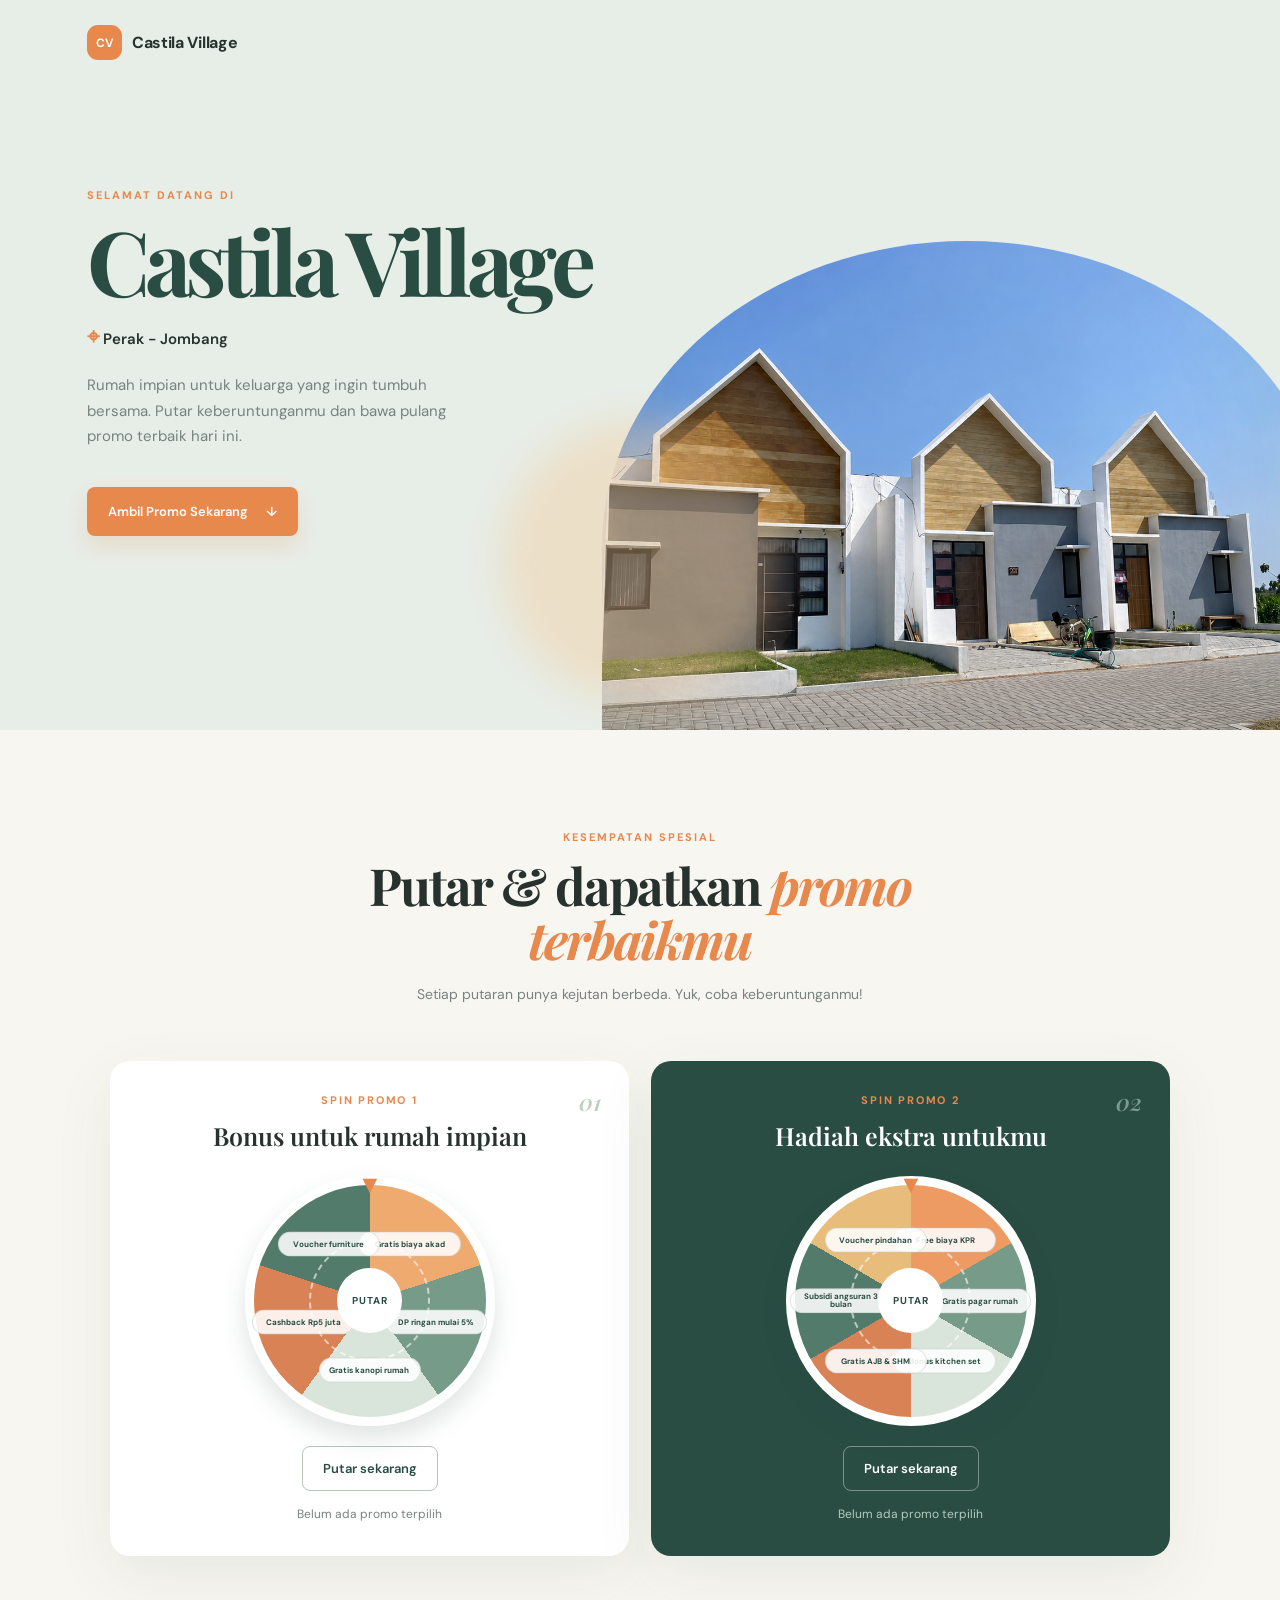
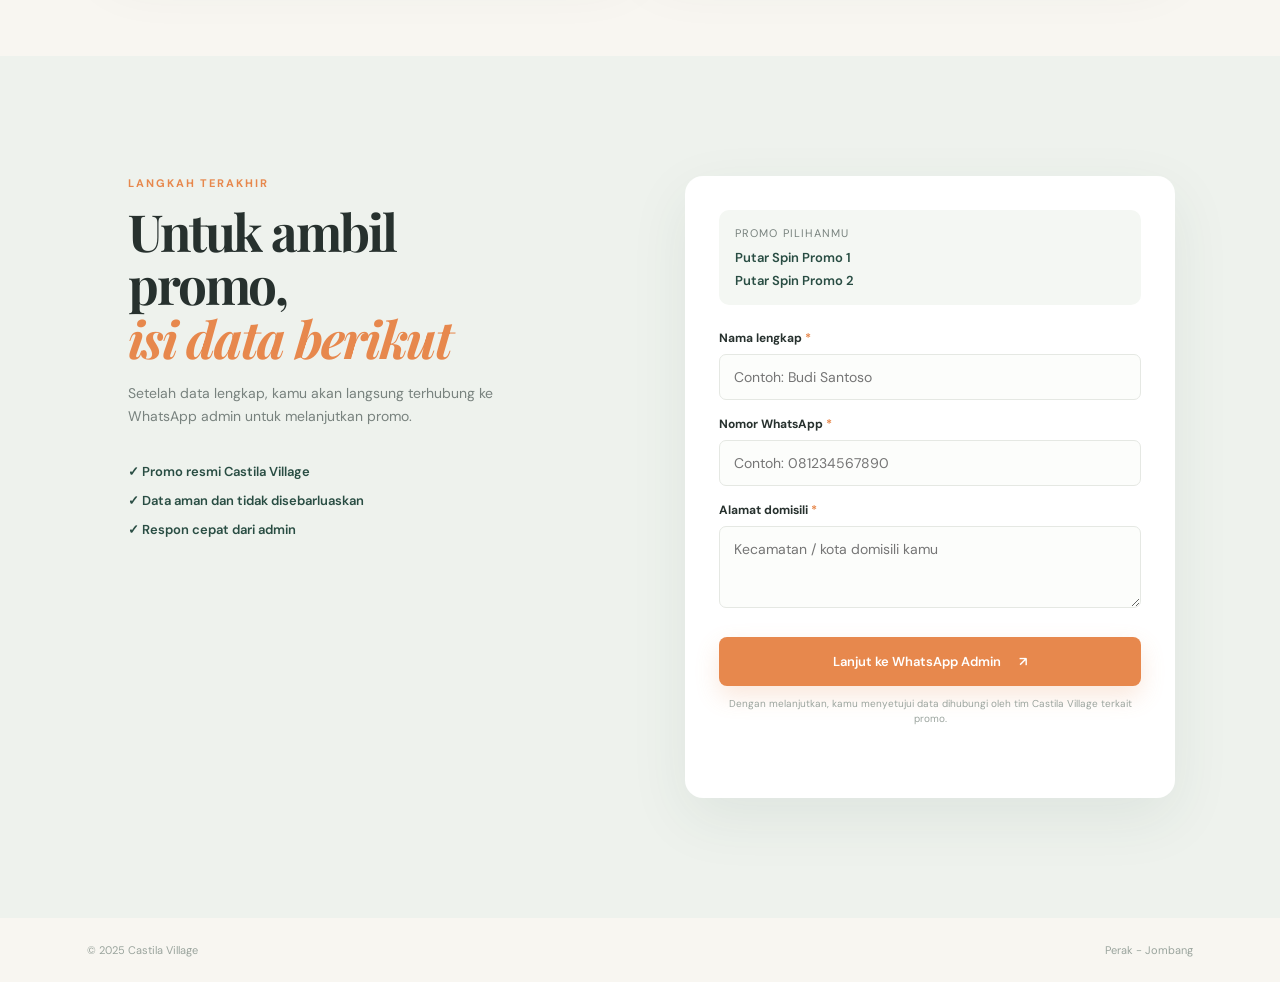
<file: index.html>
<!doctype html>
<html lang="id">
<head>
  <meta charset="UTF-8">
  <meta name="viewport" content="width=device-width, initial-scale=1.0">
  <meta name="description" content="Dapatkan promo spesial Castila Village Perak - Jombang.">
  <title>Castila Village | Promo Spesial</title>
  <script>
    !function(f,b,e,v,n,t,s)
    {if(f.fbq)return;n=f.fbq=function(){n.callMethod?
    n.callMethod.apply(n,arguments):n.queue.push(arguments)};
    if(!f._fbq)f._fbq=n;n.push=n;n.loaded=!0;n.version='2.0';
    n.queue=[];t=b.createElement(e);t.async=!0;t.src=v;
    s=b.getElementsByTagName(e)[0];s.parentNode.insertBefore(t,s)}
    (window,document,'script','https://connect.facebook.net/en_US/fbevents.js');
    fbq('init', '2053953858590649');
    fbq('track', 'PageView');
  </script>
  <noscript>
    <img height="1" width="1" style="display:none"
      src="https://www.facebook.com/tr?id=2053953858590649&ev=PageView&noscript=1"
      alt="">
  </noscript>
  <link rel="stylesheet" href="styles.css">
</head>
<body>
  <main>
    <section class="hero" id="greeting">
      <nav class="topbar">
        <a class="brand" href="#greeting"><span class="brand-mark">CV</span><span id="brandName">Castila Village</span></a>
      </nav>
      <div class="hero-content">
        <p class="eyebrow">Selamat datang di</p>
        <h1 id="heroName">Castila Village</h1>
        <p class="location"><span class="pin">⌖</span> <span id="heroLocation">Perak - Jombang</span></p>
        <p class="hero-copy">Rumah impian untuk keluarga yang ingin tumbuh bersama. Putar keberuntunganmu dan bawa pulang promo terbaik hari ini.</p>
        <a class="primary-button" href="#promo">Ambil Promo Sekarang <span>↓</span></a>
      </div>
      <div class="hero-image" id="heroImage" role="img" aria-label="Gambar rumah Castila Village" style="background-image:url('test.jpg');background-size:cover;background-position:center;background-repeat:no-repeat"></div>
      <div class="hero-glow"></div>
    </section>

    <section class="section promo-section" id="promo">
      <div class="section-heading">
        <p class="eyebrow">Kesempatan spesial</p>
        <h2>Putar & dapatkan <em>promo terbaikmu</em></h2>
        <p class="muted">Setiap putaran punya kejutan berbeda. Yuk, coba keberuntunganmu!</p>
      </div>
      <div class="spin-grid">
        <article class="spin-card" data-spin="1">
          <div class="card-number">01</div>
          <p class="card-kicker">Spin promo 1</p>
          <h3>Bonus untuk rumah impian</h3>
          <div class="wheel-wrap">
            <div class="wheel" id="wheel1"><div class="wheel-center">PUTAR</div></div>
            <span class="wheel-pointer">▼</span>
          </div>
          <button class="secondary-button spin-button" data-spin-button="1">Putar sekarang</button>
          <p class="result-text" id="result1">Belum ada promo terpilih</p>
        </article>
        <article class="spin-card accent-card" data-spin="2">
          <div class="card-number">02</div>
          <p class="card-kicker">Spin promo 2</p>
          <h3>Hadiah ekstra untukmu</h3>
          <div class="wheel-wrap">
            <div class="wheel" id="wheel2"><div class="wheel-center">PUTAR</div></div>
            <span class="wheel-pointer">▼</span>
          </div>
          <button class="secondary-button spin-button" data-spin-button="2">Putar sekarang</button>
          <p class="result-text" id="result2">Belum ada promo terpilih</p>
        </article>
      </div>
    </section>

    <section class="section form-section" id="ambil-promo">
      <div class="form-intro">
        <p class="eyebrow">Langkah terakhir</p>
        <h2>Untuk ambil promo,<br><em>isi data berikut</em></h2>
        <p class="muted">Setelah data lengkap, kamu akan langsung terhubung ke WhatsApp admin untuk melanjutkan promo.</p>
        <div class="trust-list">
          <span>✓ Promo resmi Castila Village</span>
          <span>✓ Data aman dan tidak disebarluaskan</span>
          <span>✓ Respon cepat dari admin</span>
        </div>
      </div>
      <form class="lead-form" id="leadForm">
        <div class="selected-promos">
          <span class="selected-label">Promo pilihanmu</span>
          <div><span id="selected1">Putar Spin Promo 1</span><span id="selected2">Putar Spin Promo 2</span></div>
        </div>
        <label for="name">Nama lengkap <span>*</span></label>
        <input id="name" name="name" type="text" placeholder="Contoh: Budi Santoso" required>
        <label for="phone">Nomor WhatsApp <span>*</span></label>
        <input id="phone" name="phone" type="tel" inputmode="numeric" placeholder="Contoh: 081234567890" required>
        <label for="address">Alamat domisili <span>*</span></label>
        <textarea id="address" name="address" rows="3" placeholder="Kecamatan / kota domisili kamu" required></textarea>
        <button class="primary-button full-width" type="submit">Lanjut ke WhatsApp Admin <span>↗</span></button>
        <p class="form-note">Dengan melanjutkan, kamu menyetujui data dihubungi oleh tim Castila Village terkait promo.</p>
        <p class="form-message" id="formMessage" role="alert"></p>
      </form>
    </section>
  </main>
  <footer><span>© 2025 Castila Village</span><span>Perak - Jombang</span></footer>
  <script type="module" src="app.js?v=20261001-3"></script>
</body>
</html>
</file>
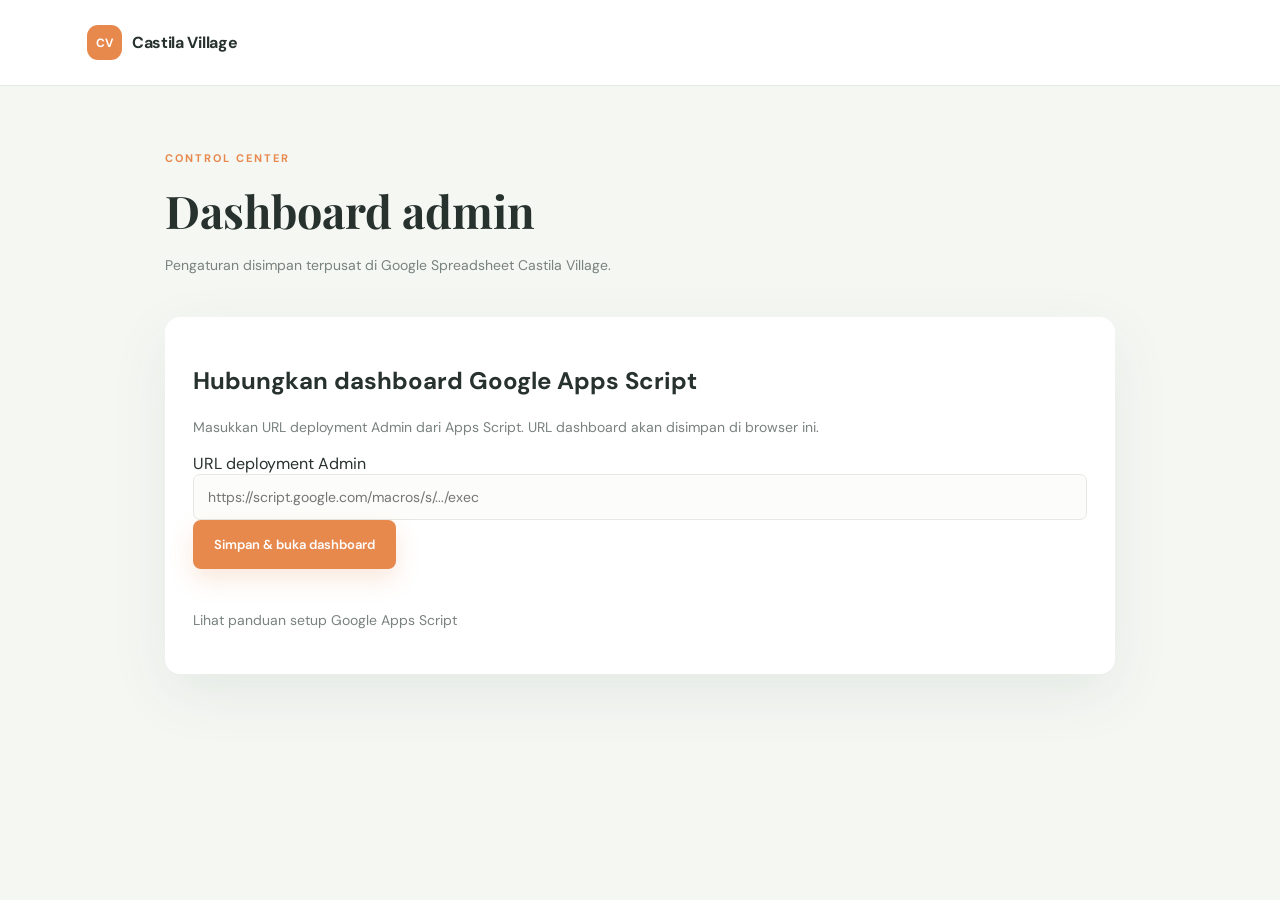
<file: admin.html>
<!doctype html>
<html lang="id">
<head>
  <meta charset="UTF-8">
  <meta name="viewport" content="width=device-width, initial-scale=1.0">
  <title>Admin | Castila Village</title>
  <link rel="stylesheet" href="styles.css">
</head>
<body class="admin-page">
  <header class="admin-header">
    <a class="brand" href="index.html"><span class="brand-mark">CV</span><span>Castila Village</span></a>
  </header>
  <main class="admin-main">
    <div class="admin-title">
      <p class="eyebrow">Control center</p>
      <h1>Dashboard admin</h1>
      <p class="muted">Pengaturan disimpan terpusat di Google Spreadsheet Castila Village.</p>
    </div>
    <section class="admin-panel">
      <h2>Hubungkan dashboard Google Apps Script</h2>
      <p class="muted">Masukkan URL deployment Admin dari Apps Script. URL dashboard akan disimpan di browser ini.</p>
      <form id="adminUrlForm">
        <label for="adminUrl">URL deployment Admin</label>
        <input id="adminUrl" type="url" autocomplete="url" placeholder="https://script.google.com/macros/s/.../exec" required>
        <button class="primary-button" type="submit">Simpan & buka dashboard</button>
        <p class="form-message" id="adminUrlMessage" role="alert"></p>
      </form>
      <p class="muted"><a href="SETUP-GOOGLE.md">Lihat panduan setup Google Apps Script</a></p>
    </section>
  </main>
  <script type="module" src="admin.js?v=20261001-3"></script>
</body>
</html>
</file>
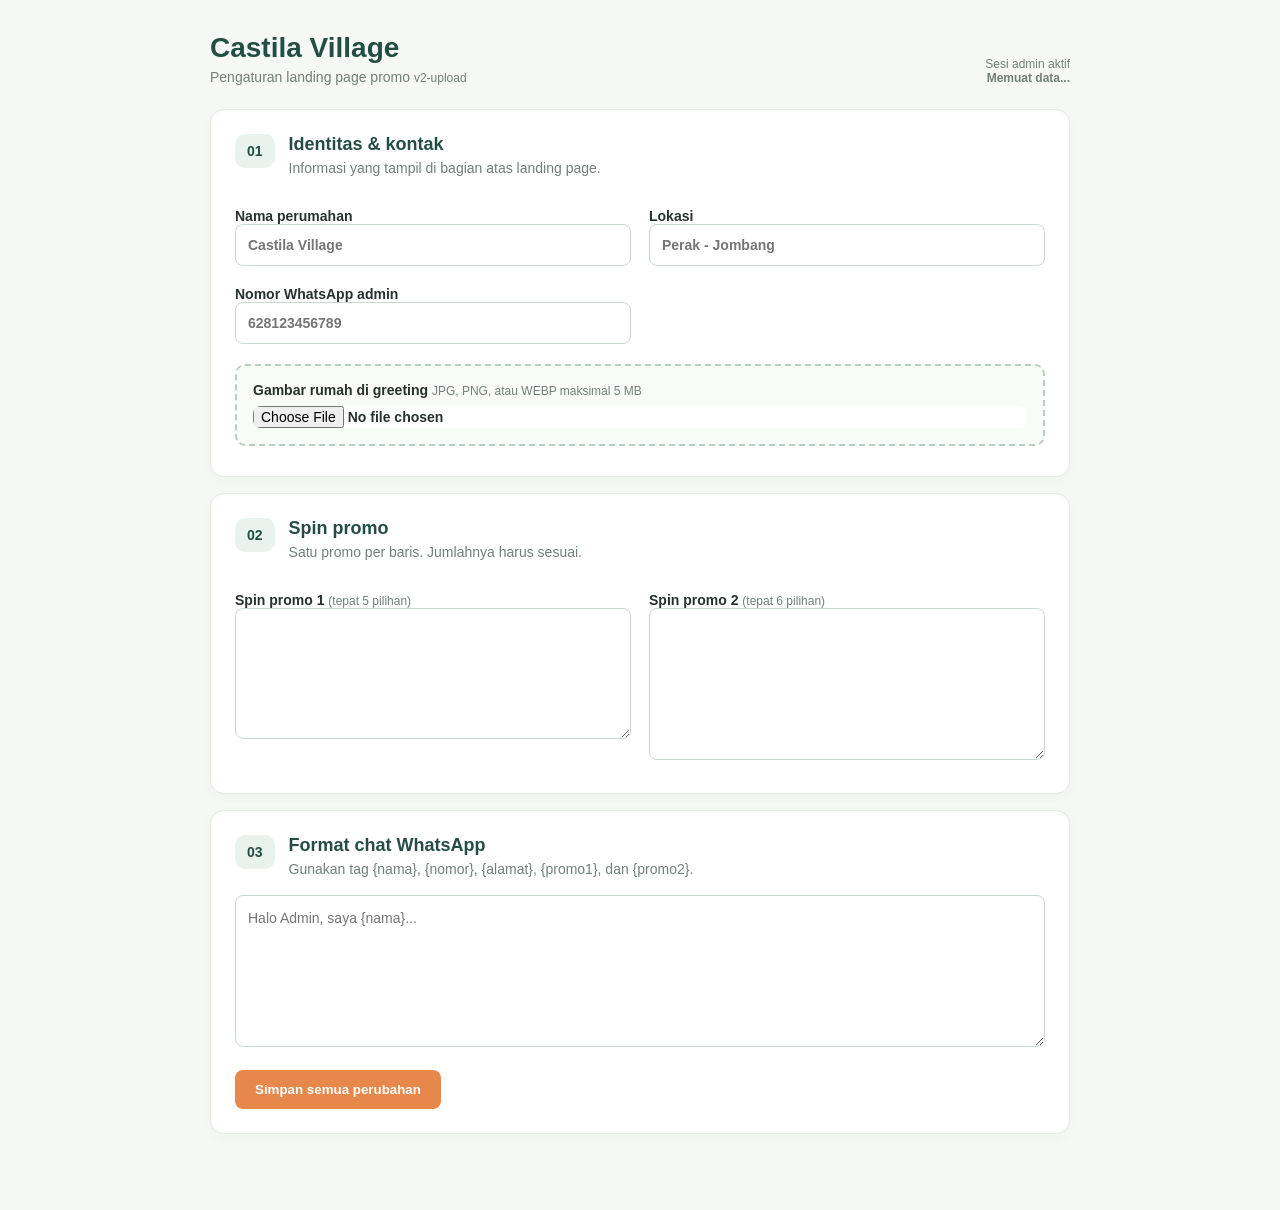
<file: AdminUI.html>
<!doctype html>
<html lang="id">
<head>
  <base target="_top">
  <meta charset="utf-8">
  <style>
    :root{--green:#244d43;--orange:#e6874b;--line:#e2e9e3;--muted:#718078;--bg:#f6f8f5}
    *{box-sizing:border-box}body{margin:0;background:var(--bg);font:14px Arial,sans-serif;color:#27312e}
    .wrap{max-width:900px;margin:0 auto;padding:32px 20px 60px}.top{display:flex;justify-content:space-between;align-items:end;margin-bottom:24px}
    h1{margin:0;color:var(--green);font-size:28px}h2{margin:0 0 5px;color:var(--green);font-size:18px}p{color:var(--muted);margin:5px 0 0}
    .account{font-size:12px;color:var(--muted);text-align:right}.card{background:#fff;border:1px solid var(--line);border-radius:14px;padding:24px;margin:16px 0;box-shadow:0 3px 12px #244d4308}
    .card-head{display:flex;gap:14px;align-items:flex-start;margin-bottom:18px}.number{background:#eaf2ed;color:var(--green);border-radius:10px;padding:9px 12px;font-weight:bold}
    .grid{display:grid;grid-template-columns:1fr 1fr;gap:0 18px}label{display:block;font-weight:bold;margin:14px 0 6px}
    input,textarea{width:100%;padding:12px;border:1px solid #ccd8ce;border-radius:8px;background:#fff;font:inherit}textarea{resize:vertical;min-height:130px;line-height:1.5}
    .upload{border:2px dashed #b9cec0;border-radius:10px;padding:16px;background:#f8fbf8}.upload input{border:0;padding:0;margin-top:8px}.hint{font-size:12px;color:var(--muted);font-weight:normal}
    .preview{display:none;max-width:300px;max-height:180px;margin-top:12px;border-radius:9px;object-fit:cover}.actions{display:flex;align-items:center;gap:16px;margin-top:20px}
    button{padding:12px 20px;border:0;border-radius:8px;background:var(--orange);color:#fff;font-weight:bold;cursor:pointer}button:disabled{opacity:.6;cursor:wait}
    .message{min-height:20px;margin:0;color:#347357}.message.error{color:#b33b32}
    @media(max-width:650px){.wrap{padding:22px 14px 40px}.top{display:block}.account{text-align:left;margin-top:8px}.grid{display:block}.card{padding:18px}}
  </style>
</head>
<body>
  <main class="wrap">
  <header class="top"><div><h1>Castila Village</h1><p>Pengaturan landing page promo <span class="hint">v2-upload</span></p></div><div class="account">Sesi admin aktif<br><strong id="loading">Memuat data...</strong></div></header>
  <form id="form">
    <section class="card">
      <div class="card-head"><span class="number">01</span><div><h2>Identitas & kontak</h2><p>Informasi yang tampil di bagian atas landing page.</p></div></div>
      <div class="grid"><label>Nama perumahan<input id="name" required placeholder="Castila Village"></label><label>Lokasi<input id="location" required placeholder="Perak - Jombang"></label><label>Nomor WhatsApp admin<input id="phone" required placeholder="628123456789"></label></div>
      <label class="upload">Gambar rumah di greeting <span class="hint">JPG, PNG, atau WEBP maksimal 5 MB</span><input id="image" type="file" accept="image/jpeg,image/png,image/webp"><img id="preview" class="preview" alt="Preview gambar rumah"></label>
    </section>
    <section class="card">
      <div class="card-head"><span class="number">02</span><div><h2>Spin promo</h2><p>Satu promo per baris. Jumlahnya harus sesuai.</p></div></div>
      <div class="grid"><label>Spin promo 1 <span class="hint">(tepat 5 pilihan)</span><textarea id="promos1" rows="5" required></textarea></label><label>Spin promo 2 <span class="hint">(tepat 6 pilihan)</span><textarea id="promos2" rows="6" required></textarea></label></div>
    </section>
    <section class="card">
      <div class="card-head"><span class="number">03</span><div><h2>Format chat WhatsApp</h2><p>Gunakan tag {nama}, {nomor}, {alamat}, {promo1}, dan {promo2}.</p></div></div>
      <textarea id="chatTemplate" rows="6" required placeholder="Halo Admin, saya {nama}..."></textarea>
      <div class="actions"><button type="submit">Simpan semua perubahan</button><p class="message" id="message"></p></div>
    </section>
  </form>
  </main>
  <script>
    const $ = id => document.getElementById(id);
    function showMessage(text, error) {
      $('message').textContent = text;
      $('message').classList.toggle('error', Boolean(error));
    }
    function errorText(error) {
      return error && error.message ? error.message : String(error || 'Kesalahan tidak diketahui');
    }
    function fill(config) {
      $('name').value = config.name || '';
      $('location').value = config.location || '';
      $('phone').value = config.phone || '';
      if (config.image) { $('preview').src = config.image; $('preview').style.display = 'block'; }
      $('promos1').value = (config.promos1 || []).join('\n');
      $('promos2').value = (config.promos2 || []).join('\n');
      $('chatTemplate').value = config.chatTemplate || '';
      $('loading').textContent = 'Data siap diedit';
    }
    google.script.run
      .withSuccessHandler(fill)
      .withFailureHandler(error => { $('loading').textContent = 'Gagal memuat'; showMessage(`Gagal memuat: ${errorText(error)}`, true); })
      .readConfigForAdmin();
    $('form').addEventListener('submit', event => {
      event.preventDefault();
      const promos1 = $('promos1').value.split('\n').map(x => x.trim()).filter(Boolean);
      const promos2 = $('promos2').value.split('\n').map(x => x.trim()).filter(Boolean);
      if (promos1.length !== 5 || promos2.length !== 6) {
        showMessage('Jumlah promo harus tepat 5 dan 6 pilihan.', true);
        return;
      }
      const button = $('form').querySelector('button[type="submit"]');
      button.disabled = true;
      showMessage('Menyimpan...');
      const save = image => google.script.run
        .withSuccessHandler(() => {
          button.disabled = false;
          showMessage('Tersimpan ke Spreadsheet ✓');
          $('image').value = '';
        })
        .withFailureHandler(error => {
          button.disabled = false;
          showMessage(`Gagal menyimpan: ${errorText(error)}`, true);
        })
        .saveConfigForAdmin({
          name: $('name').value.trim(),
          location: $('location').value.trim(),
          phone: $('phone').value.trim(),
          promos1,
          promos2,
          chatTemplate: $('chatTemplate').value.trim(),
          image
        });
      const file = $('image').files[0];
      if (!file) { save($('preview').getAttribute('src') || ''); return; }
      if (!['image/jpeg', 'image/png', 'image/webp'].includes(file.type)) {
        button.disabled = false;
        showMessage('Format gambar harus JPG, PNG, atau WEBP.', true);
        return;
      }
      if (file.size > 5 * 1024 * 1024) {
        button.disabled = false;
        showMessage('Ukuran gambar maksimal 5 MB.', true);
        return;
      }
      const reader = new FileReader();
      reader.onerror = () => {
        button.disabled = false;
        showMessage('Gagal membaca file gambar.', true);
      };
      reader.onload = () => google.script.run
        .withSuccessHandler(save)
        .withFailureHandler(error => {
          button.disabled = false;
          showMessage(`Upload gagal: ${errorText(error)}`, true);
        })
        .uploadImageForAdmin(reader.result, file.name);
      reader.readAsDataURL(file);
    });
    $('image').addEventListener('change', () => {
      const file = $('image').files[0];
      if (!file) return;
      $('preview').src = URL.createObjectURL(file);
      $('preview').style.display = 'block';
    });
  </script>
</body>
</html>
</file>
<file: styles.css>
@import url('https://fonts.googleapis.com/css2?family=DM+Sans:wght@400;500;600;700&family=Playfair+Display:ital,wght@0,600;0,700;1,600;1,700&display=swap');
:root{--ink:#27312e;--muted:#78827e;--cream:#f8f6f1;--paper:#fff;--green:#294d43;--sage:#dce8df;--orange:#e7884d;--line:#e5e8e3;--shadow:0 20px 60px #294d4314}*{box-sizing:border-box}html{scroll-behavior:smooth}body{margin:0;color:var(--ink);background:var(--cream);font-family:'DM Sans',sans-serif}a{text-decoration:none;color:inherit}.hero{min-height:730px;position:relative;overflow:hidden;background:#e7eee8;padding:25px 6.8%}.topbar,.admin-header{display:flex;justify-content:space-between;align-items:center;position:relative;z-index:2}.brand{display:flex;align-items:center;gap:10px;font-weight:700;letter-spacing:-.02em}.brand-mark{display:grid;place-items:center;width:35px;height:35px;border-radius:11px;background:var(--orange);color:white;font-size:12px}.admin-link{font-size:13px;color:var(--muted);border-bottom:1px solid #abb8b1;padding-bottom:3px}.hero-content{position:relative;z-index:1;max-width:580px;padding:128px 0 70px}.eyebrow{margin:0 0 15px;text-transform:uppercase;letter-spacing:.18em;color:var(--orange);font-size:11px;font-weight:700}.hero h1{font:700 clamp(50px,7vw,92px)/.95 'Playfair Display',serif;letter-spacing:-.06em;margin:0 0 20px;color:var(--green)}.location{font-size:15px;font-weight:600;margin:0 0 22px}.pin{color:var(--orange);font-size:22px}.hero-copy{max-width:390px;color:var(--muted);line-height:1.7;font-size:15px}.primary-button,.secondary-button{display:inline-flex;justify-content:center;align-items:center;gap:18px;border:0;cursor:pointer;font:600 13px 'DM Sans',sans-serif;border-radius:8px;transition:.2s}.primary-button{background:var(--orange);color:#fff;padding:16px 21px;box-shadow:0 10px 25px #e7884d33}.primary-button:hover{transform:translateY(-2px);background:#d9773c}.hero .primary-button{margin-top:22px}.hero-image{position:absolute;right:-4%;bottom:-17%;width:57%;height:84%;border-radius:50% 50% 0 0;background:linear-gradient(130deg,#aec6b5,#739786 45%,#325b4e) center/cover no-repeat;box-shadow:inset 0 -120px 150px #193a3033;overflow:hidden}.hero-image:after{content:'';display:none}.hero-glow{position:absolute;right:39%;bottom:4%;height:280px;width:280px;border-radius:50%;background:#f6c79666;filter:blur(20px)}.section{padding:100px 6.8%}.section-heading{text-align:center;max-width:600px;margin:0 auto 55px}.section h2,.form-intro h2{font:700 clamp(36px,4vw,58px)/1.05 'Playfair Display',serif;letter-spacing:-.04em;margin:0 0 16px}.section h2 em,.form-intro em{color:var(--orange);font-style:italic}.muted{color:var(--muted);line-height:1.65;font-size:14px}.spin-grid{display:grid;grid-template-columns:repeat(2,minmax(0,1fr));gap:22px;max-width:1060px;margin:auto}.spin-card{background:var(--paper);border-radius:20px;padding:32px;position:relative;box-shadow:var(--shadow);text-align:center;overflow:hidden}.accent-card{background:var(--green);color:#fff}.card-number{position:absolute;right:28px;top:25px;font:italic 600 23px 'Playfair Display';color:#bdcfc2}.accent-card .card-number{color:#7a9c8f}.card-kicker{color:var(--orange);font-size:11px;text-transform:uppercase;font-weight:700;letter-spacing:.16em;margin:0 0 12px}.spin-card h3{font:600 25px 'Playfair Display';margin:0}.wheel-wrap{height:250px;width:250px;margin:24px auto 20px;position:relative}.wheel{width:100%;height:100%;border-radius:50%;border:9px solid #fff;box-shadow:0 12px 25px #294d4326;background:conic-gradient(#efaa70 0 20%,#769b89 20% 40%,#d9e5da 40% 60%,#d98255 60% 80%,#527b6c 80% 100%);transition:transform 3.5s cubic-bezier(.12,.8,.22,1);position:relative}.wheel:after{content:'';position:absolute;inset:24%;border:2px dashed #ffffff99;border-radius:50%}.accent-card .wheel{background:conic-gradient(#ed9b63 0 16.6%,#769b89 16.6% 33.2%,#d9e5da 33.2% 49.8%,#d98255 49.8% 66.4%,#527b6c 66.4% 83%,#e8bd7b 83% 100%)}.wheel-center{position:absolute;z-index:1;inset:36%;border-radius:50%;display:grid;place-items:center;background:#fff;color:var(--green);font-size:10px;font-weight:700;letter-spacing:.1em}.wheel-pointer{position:absolute;z-index:2;top:-8px;left:calc(50% - 12px);font-size:25px;color:var(--orange)}.secondary-button{background:transparent;color:var(--green);border:1px solid #b7c5bb;padding:13px 20px}.accent-card .secondary-button{color:#fff;border-color:#78948a}.secondary-button:hover{background:var(--sage)}.result-text{font-size:12px;color:var(--muted);margin:15px 0 0;min-height:18px}.accent-card .result-text{color:#b4c9bd}.form-section{background:#eef2ed;display:grid;grid-template-columns:1fr 1fr;gap:90px;align-items:start;padding-top:120px;padding-bottom:120px}.form-intro{max-width:460px;padding-left:8%}.trust-list{display:grid;gap:12px;margin-top:35px;color:var(--green);font-size:13px;font-weight:600}.lead-form{background:#fff;border-radius:18px;padding:34px;max-width:490px;box-shadow:var(--shadow)}.selected-promos{background:#f4f7f3;padding:16px;border-radius:10px;margin-bottom:25px}.selected-label{display:block;color:var(--muted);font-size:11px;text-transform:uppercase;letter-spacing:.1em;margin-bottom:9px}.selected-promos div{display:grid;gap:6px;color:var(--green);font-size:13px;font-weight:600}.lead-form label,.field-grid label{display:block;font-size:12px;font-weight:700;margin:16px 0 8px}.lead-form label span{color:var(--orange)}input,textarea{width:100%;border:1px solid var(--line);border-radius:7px;padding:13px 14px;font:14px 'DM Sans',sans-serif;color:var(--ink);outline:0;background:#fcfdfb}input:focus,textarea:focus{border-color:var(--orange);box-shadow:0 0 0 3px #e7884d1c}textarea{resize:vertical}.full-width{width:100%;margin-top:24px}.form-note{text-align:center;color:#9ba49e;font-size:10px;line-height:1.5}.form-message{font-size:12px;text-align:center;color:#c75235;min-height:14px}footer{padding:25px 6.8%;display:flex;justify-content:space-between;color:#9aa49d;font-size:11px}.admin-page{background:#f5f7f3}.admin-header{padding:25px 6.8%;background:#fff;border-bottom:1px solid var(--line)}.admin-main{max-width:1000px;margin:0 auto;padding:65px 25px}.admin-title{margin-bottom:40px}.admin-title h1{font:700 45px 'Playfair Display';margin:0 0 10px}.admin-title{position:relative}.admin-title>#logout{position:absolute;right:0;bottom:5px;border:0;background:none;cursor:pointer}.admin-tabs{display:flex;gap:28px;border-bottom:1px solid var(--line);margin-bottom:24px}.tab{background:none;border:0;padding:0 0 15px;font:600 13px 'DM Sans';color:var(--muted);cursor:pointer}.tab.active{color:var(--green);border-bottom:2px solid var(--orange)}.tab span{background:var(--sage);border-radius:10px;padding:3px 7px;margin-left:5px;font-size:10px}.tab-content{display:none}.tab-content.active{display:block}.admin-panel{background:#fff;border-radius:15px;padding:28px;box-shadow:var(--shadow)}.admin-block{padding:20px 0;border-bottom:1px solid var(--line)}.admin-block:first-child{padding-top:0}.admin-block:last-of-type{border-bottom:0}.block-heading{display:flex;gap:13px;align-items:flex-start;margin-bottom:20px}.block-heading h2,.leads-heading h2{margin:0;font:600 23px 'Playfair Display'}.block-heading p{margin:4px 0 0;font-size:12px;color:var(--muted)}.block-icon{display:grid;place-items:center;background:var(--sage);color:var(--green);min-width:35px;height:35px;border-radius:9px;font-size:12px;font-weight:700}.field-grid{display:grid;grid-template-columns:1fr 1fr;gap:0 18px}.field-grid small{font-size:10px;color:var(--muted);font-weight:400}code{color:var(--orange);font-size:11px}.admin-block textarea{margin-top:3px;min-height:100px}.upload-field{cursor:pointer!important}.upload-field input{display:none}.upload-box{display:flex;align-items:center;justify-content:center;gap:10px;border:1px dashed #b6c8ba;border-radius:8px;padding:18px;color:var(--green);font-size:13px}.upload-box small{color:var(--muted);font-size:10px}.image-preview{margin-top:10px;border-radius:8px;height:130px;background-size:cover;background-position:center;display:none}.save-row{display:flex;align-items:center;justify-content:flex-end;gap:18px;padding-top:20px}.save-status{font-size:12px;color:#5b866a}.leads-heading{display:flex;justify-content:space-between;align-items:center;margin-bottom:25px}.table-wrap{overflow-x:auto}table{width:100%;border-collapse:collapse;font-size:12px}th{text-align:left;color:var(--muted);font-size:10px;text-transform:uppercase;letter-spacing:.08em}th,td{padding:13px 10px;border-bottom:1px solid var(--line);vertical-align:top}.empty-state{text-align:center;color:var(--muted);font-size:13px;padding:40px}.empty-state.hidden{display:none}@media(max-width:760px){.hero{min-height:850px}.hero-content{padding-top:90px}.hero-image{width:100%;height:43%;right:-15%;bottom:0}.hero-glow{right:20%;bottom:22%}.spin-grid,.form-section{grid-template-columns:1fr}.section{padding:75px 6%}.form-section{gap:40px}.form-intro{padding-left:0}.field-grid{grid-template-columns:1fr}.admin-main{padding:45px 16px}.admin-panel{padding:20px}.save-row{align-items:stretch;flex-direction:column-reverse}.save-row .primary-button{width:100%}footer{padding:22px 6%;}.hero h1{font-size:58px}.wheel-wrap{width:220px;height:220px}}.hero-image:after{content:none}.wheel-text-container{position:absolute;inset:0;z-index:1;pointer-events:none}.wheel-text{position:absolute;display:grid;place-items:center;width:44%;min-height:25px;padding:3px 5px;border:1px solid #294d4326;border-radius:999px;background:#ffffffdf;color:#294d43;font:700 8px/1.1 'DM Sans',sans-serif;text-align:center;overflow-wrap:anywhere;transform:translate(-50%,-50%)}.wheel-text span{max-width:100%}
</file>
